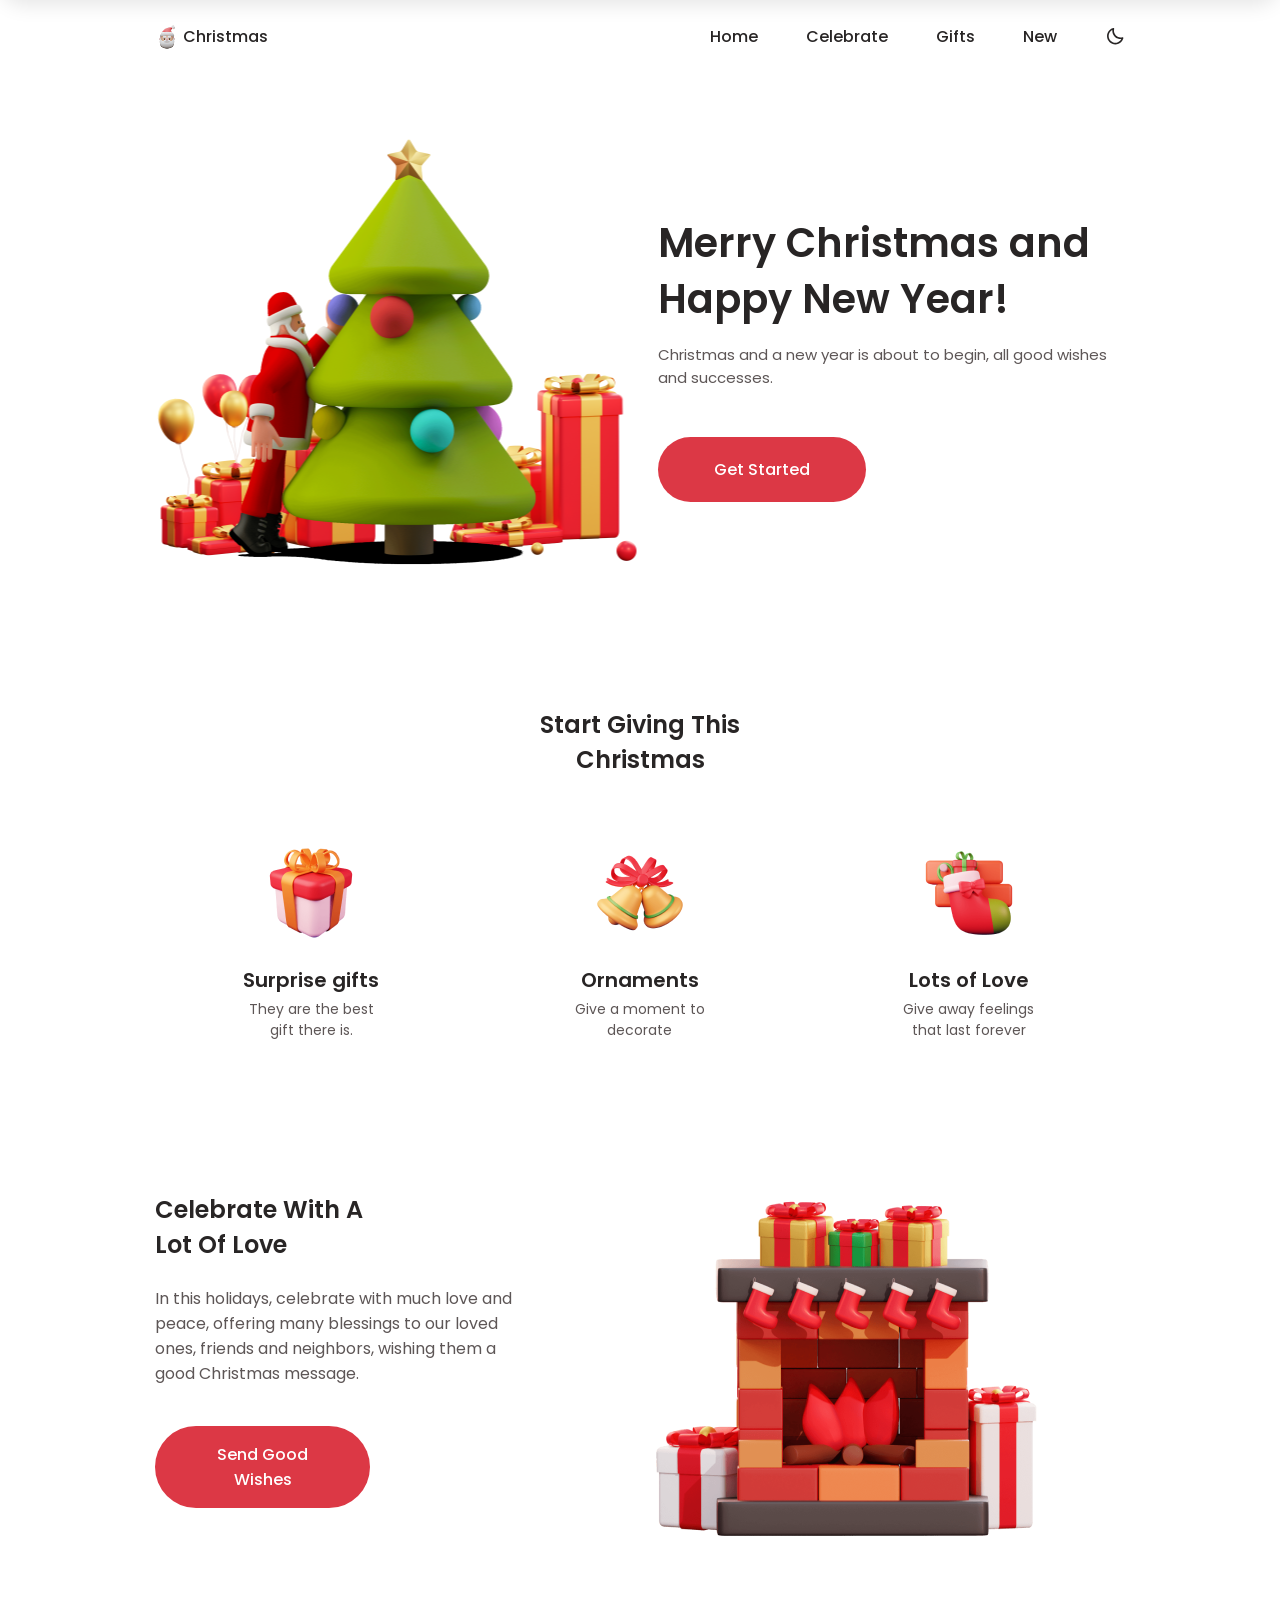
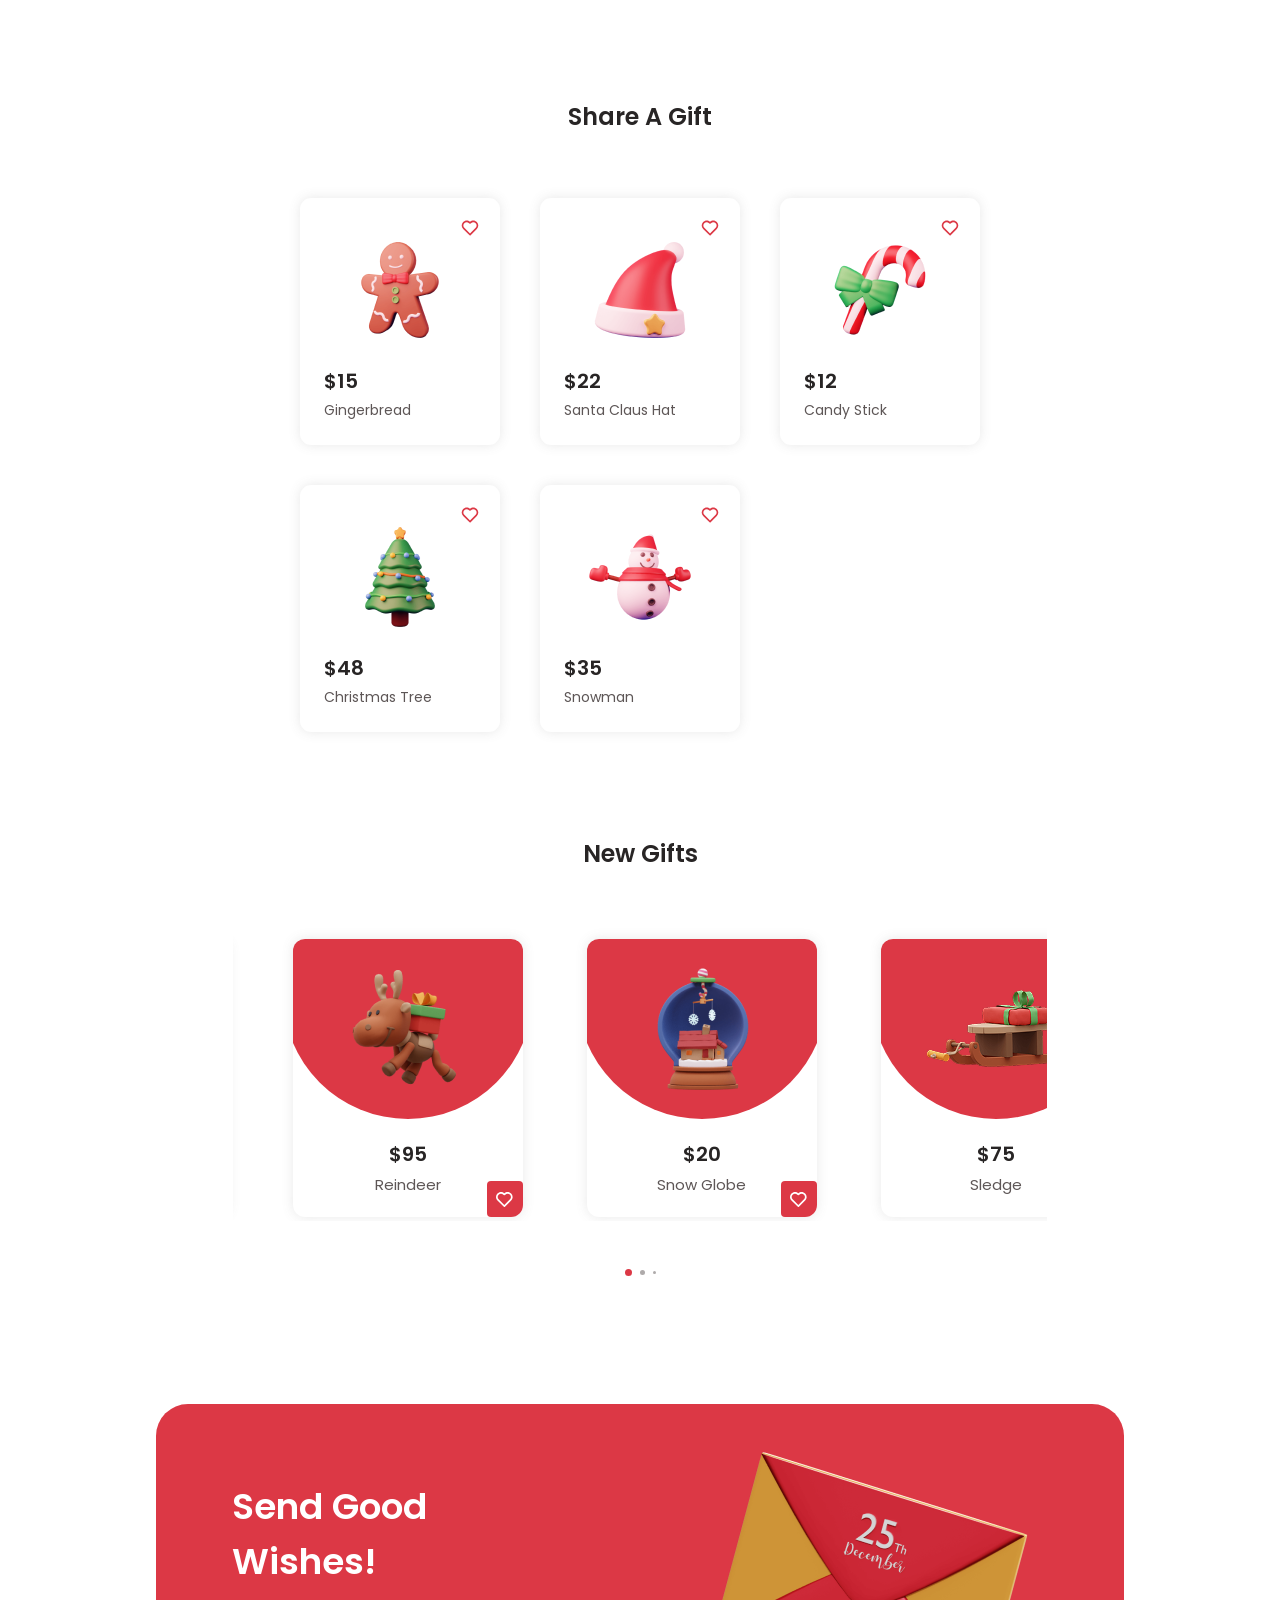
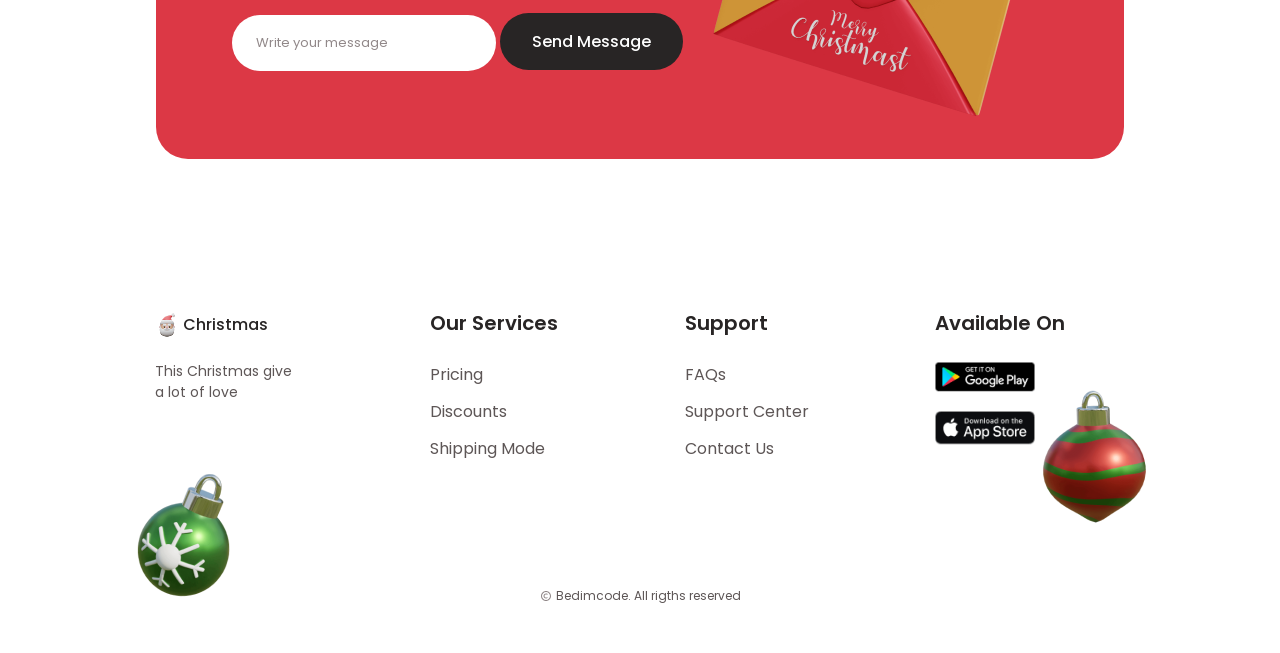
<file: index.html>
<!DOCTYPE html>
<html lang="en">
<head>
  <meta charset="UTF-8">
  <meta name="viewport" content="width=device-width, initial-scale=1.0">
  <title>Christmas</title>
  <link rel="stylesheet" href="./style.css">
  <link rel="icon" href="./images/logo.png">
</head>
<body>
  <header id="home">
    <nav class="navigation container">
      <a class="logo" href="#home">
        <img src="./images/logo.png">
        <span>Christmas</span>
      </a>

      <div class="header__right">
        <div class="links">
          <a href="#home">Home</a>
          <a href="#celebrate">Celebrate</a>
          <a href="#gifts">Gifts</a>
          <a href="#new">New</a>
        </div>
  
        <div class="toggle-button">
          <input type="checkbox" id="theme-toggle">
          <label for="theme-toggle" class="theme-button">
            <div class="toggle-icon"></div>
          </label>
        </div>

        <div class="apps" id="menuBtn"></div>
      </div>
    </nav>

    <nav class="navbar" id="navbar">

      <!-- Close button -->
      <div class="close-btn" id="closeBtn">
      </div>

      <ul>
        <li><a href="#home">Home</a></li>
        <li><a href="#celebrate">Celebrate</a></li>
        <li><a href="#gifts">Gifts</a></li>
        <li><a href="#new">New</a></li>
      </ul>

    </nav>

    <div class="hero container">
      <div class="hero__left"></div>

      <div class="hero__right">
        <h1>Merry Christmas and Happy New Year!</h1>
        <p>Christmas and a new year is about to begin, all good wishes and successes.</p>
        <button>Get Started</button>
      </div>
    </div>
  </header>

  <main>

    <section class="sec-giving">
      <div class="givings container">
        <h2>Start Giving This <br> Christmas</h2>

        <div class="givings-container">

          <div class="giving">
            <img src="./images/giving1.png">
            <h3>Surprise gifts</h3>
            <p>They are the best gift there is.</p>
          </div>

          <div class="giving">
            <img src="./images/giving2.png">
            <h3>Ornaments</h3>
            <p>Give a moment to decorate</p>
          </div>

          <div class="giving">
            <img src="./images/giving3.png">
            <h3>Lots of Love</h3>
            <p>Give away feelings that last forever</p>
          </div>

        </div>
      </div>
    </section>

    <section class="sec-celebrate" id="celebrate">
      <div class="celebrate container">
        <div class="celebrate__left">
          <h2>Celebrate With A <br> Lot Of Love</h2>
          <p>
            In this holidays, celebrate with much love and peace, offering many blessings to our loved ones, friends and neighbors, wishing them a good Christmas message.
          </p>
          <button>Send Good Wishes</button>
        </div>

        <div class="celebrate__right"></div>
      </div>
    </section>

    <section class="sec-share-gift" id="gifts">
      <div class="share-gift container">
        <h2>Share A Gift</h2>

        <div class="gifts-container">
          <div class="gift-card">
            <img src="./images/bx-heart.svg" class="heart-icon">
            <img class="gift-image" src="./images/gift1 2.png">
            <h3>$15</h3>
            <p>Gingerbread</p>
          </div>

          <div class="gift-card">
            <img src="./images/bx-heart.svg" class="heart-icon">
            <img class="gift-image" src="./images/santa-claus-hat 1.png">
            <h3>$22</h3>
            <p>Santa Claus Hat</p>
          </div>

          <div class="gift-card">
            <img src="./images/bx-heart.svg" class="heart-icon">
            <img class="gift-image" src="./images/gift5 1.png">
            <h3>$12</h3>
            <p>Candy Stick</p>
          </div>

          <div class="gift-card">
            <img src="./images/bx-heart.svg" class="heart-icon">
            <img class="gift-image" src="./images/gift3 2.png">
            <h3>$48</h3>
            <p>Christmas Tree</p>
          </div>

          <div class="gift-card">
            <img src="./images/bx-heart.svg" class="heart-icon">
            <img class="gift-image" src="./images/snowman 1.png">
            <h3>$35</h3>
            <p>Snowman</p>
          </div>
        </div>
      </div>
    </section>

    <section class="sec-new-gifts" id="new">
      <div class="new-gifts container">
        <h2>New Gifts</h2>

        <div class="new-gifts-container">
          <div class="new-gift-card">
            <img src="./images/gift4.png">
            <h3>$18</h3>
            <p>Christmas Wreath</p>
            <div class="like-button">
              <img src="./images/heart2.svg" alt="Like">
            </div>
          </div>

          <div class="new-gift-card">
            <img src="./images/gift4 1.png">
            <h3>$95</h3>
            <p>Reindeer</p>
            <div class="like-button">
              <img src="./images/heart2.svg" alt="Like">
            </div>
          </div>

          <div class="new-gift-card">
            <img src="./images/gift2 1.png">
            <h3>$20</h3>
            <p>Snow Globe</p>
            <div class="like-button">
              <img src="./images/heart2.svg" alt="Like">
            </div>
          </div>

          <div class="new-gift-card">
            <img src="./images/gift1 1.png">
            <h3>$75</h3>
            <p>Sledge</p>
            <div class="like-button">
              <img src="./images/heart2.svg" alt="Like">
            </div>
          </div>
        </div>

        <div class="three-dots">
          <img src="./images/dot1.svg" alt=".">
          <img src="./images/dot2.svg" alt=".">
          <img src="./images/dot3.svg" alt=".">
        </div>
      </div>
    </section>

    <section class="sec-send">
      <div class="send-wishes container">
        <div class="send__left">
          <h2>Send Good <br> Wishes!</h2>
          <form action="get">
            <input type="text" placeholder="Write your message">
            <button type="submit">Send Message</button>
          </form>
        </div>
        <img src="./images/letter.png" class="letter">
        <img src="./images/le.png" class="letter-mobile">
      </div>
    </section>

  </main>

  <footer>
    <div class="footer container">
      <div class="footer-container">
        <div class="logo-footer">
          <a class="logo" href="#home">
            <img src="./images/logo.png">
            <span>Christmas</span>
          </a>
          <p>This Christmas give a lot of love</p>
        </div>

        <div class="services">
          <h3>Our Services</h3>
          <p>Pricing</p>
          <p>Discounts</p>
          <p>Shipping Mode</p>
        </div>
        <div class="support">
          <h3>Support</h3>
          <p>FAQs</p>
          <p>Support Center</p>
          <p>Contact Us</p>
        </div>
        <div class="available">
          <h3>Available On</h3>
          <a href="https://play.google.com">
            <img src="./images/google-play.png" alt="Google Play">
          </a>
          <a href="https://store.apple.com">
            <img src="./images/app-store.png" alt="AppStore">
          </a>
        </div>
      </div>

      <div class="copyright">
        <img src="./images/bx-copyright.svg.svg" alt="c">
        <p>Bedimcode. All rigths reserved</p>
      </div>
    </div>

  </footer>

  <script>
    const menuBtn = document.getElementById("menuBtn");
    const closeBtn = document.getElementById("closeBtn");
    const navbar = document.getElementById("navbar");

    // Open navbar
    menuBtn.addEventListener("click", () => {
      navbar.classList.add("active");
    });

    // Close navbar with X
    closeBtn.addEventListener("click", () => {
      navbar.classList.remove("active");
    });

    // Close navbar when clicking a link
    const navLinks = document.querySelectorAll(".navbar a");

    navLinks.forEach(link => {
      link.addEventListener("click", () => {
        navbar.classList.remove("active");
      });
    });

    const container = document.querySelector('.new-gifts-container');
    const cards = container.querySelectorAll('.new-gift-card');

    const middleCard = cards[1];

    container.scrollLeft =
      middleCard.offsetLeft -
      (container.clientWidth - middleCard.clientWidth) / 2;
  </script>
</body>
</html>
</file>
<file: style.css>
@import url('https://fonts.googleapis.com/css2?family=Poppins:ital,wght@0,100;0,200;0,300;0,400;0,500;0,600;0,700;0,800;0,900;1,100;1,200;1,300;1,400;1,500;1,600;1,700;1,800;1,900&display=swap');

:root {
  --bg: #fff;
  --card-bg: #fff;
  --text1: #282525;
  --text2: #5D5656;
  --button-bg: #282525;
  --message-bg: #DC3845;
  --card-shadow: 0px 0px 12px rgba(103, 103, 103, 0.15);
  --nav-bg: #fff;
}

* {
  padding: 0;
  margin: 0;
  box-sizing: border-box;
}

html {
  scroll-behavior: smooth;
}

body {
  background-color: var(--bg);
  font-family: "Poppins";
  transition: 0.3s ease-in-out;
}

h1 {
  font-weight: 600;
  font-size: 40px;
  line-height: 140%;
  color: var(--text1);
}
h2 {
  font-weight: 600;
  font-size: 24px;
  color: var(--text1);
}
h3 {
  font-weight: 600;
  font-size: 20px;
  color: var(--text1);
}

button {
  font-family: "Poppins";
  font-weight: 500;
  padding: 16px 32px;
  border: none;
  background-color: #DC3845;
  font-size: 16px;
  color: white;
  border-radius: 66px;
  cursor: pointer;
  transition: 0.15s;
  max-width: 215px;
}
button:hover {
    opacity: 0.8;
}

.container {
  width: 100%;
  padding-left: 32px;
  padding-right: 32px;
  margin: 0 auto;
  max-width: 1034px;
}

a {
  text-decoration: none;
}

/* > HEADER */

.navigation {
  display: flex;
  justify-content: space-between;
  align-items: center;
  padding-top: 24px;
  padding-bottom: 24px;
}

.logo {
  font-weight: 500;
  display: flex;
  align-items: end;
  gap: 4px;
  cursor: pointer;
  color: var(--text1);
}

.links {
  display: flex;
  gap: 48px;

  a {
    color: var(--text1);
    text-decoration: none;
    font-weight: 500;
    transition: 0.15s ease;
    font-weight: 500;
  }
  a:hover {
    color: #DC3845;
  }
}

#theme-toggle {
  display: none;
}

body:has(#theme-toggle:checked) {
  --bg: #251819;
  --card-bg: #2f2223;
  --text1: #f3f2f2;
  --text2: #C2BDBD;
  --button-bg: #DC3845;
  --message-bg: #2F2223;
  --card-shadow: 0 0 4px var(--bg);
  --nav-bg: #2F2223;

  .toggle-icon {
    background-image: url(./images/sun.svg);
  }

  .links a:hover {
    color: var(--text1) ;
  }

  input {
    color: white;
  }

  .apps {
    background-image: url(./images/apps-dark.svg);
  }

  .close-btn {
    background-image: url(./images/close-dark.svg);
  }
}

.toggle-icon {
  background-image: url(./images/moon.svg);
  background-repeat: no-repeat;
  background-position: center;
  cursor: pointer;
  width: 20px;
  height: 20px;
}

.header__right {
  display: flex;
  align-items: center;
  gap: 48px;
}

.apps {
  background-image: url(./images/apps-light.svg);
  background-repeat: no-repeat;
  background-position: center;
  width: 20px;
  height: 20px;
  cursor: pointer;
  display: none;
}

.hero {
  padding-top: 64px;
  padding-bottom: 56px;
  display: flex;
  align-items: center;
  gap: 18px;
}

.hero__left {
  background-image: url(./images/home.png);
  background-repeat: no-repeat;
  background-position: center;
  width: 50%;
  min-width: 320px;
  height: 442px;
}

.hero__right {
  width: 100%;
  max-width: 450px;

  p {
    font-size: 15px;
    color: var(--text2);
    margin-top: 16px;
    margin-bottom: 48px;
  }

  button {
    padding: 20px 56px;
  }
}

/* > GIVING */

.sec-giving {
  padding-top: 72px;
  padding-bottom: 32px;
}

h2 {
  text-align: center;
}

.givings-container {
  display: grid;
  grid-template-columns: repeat(auto-fit, minmax(142px, 1fr));
  justify-content: center;
  place-items: center;
  gap: 16px;
  margin-top: 56px;
}

.giving {
  display: flex;
  flex-direction: column;
  width: 100%;
  max-width: 142px;
  align-items: center;
  text-align: center;

  img {
    width: 120px;
    margin-bottom: 12px;
  }

  p {
    color: var(--text2);
    font-size: 14px;
    margin-top: 4px;
  }
}

/* > CELEBRATE */

.sec-celebrate {
  padding-top: 52px;
  padding-bottom: 52px;
}

.celebrate {
  display: flex;
  align-items: center;
  gap: 88px;
}

.celebrate__left {
  display: flex;
  flex-direction: column;
  width: 100%;
  max-width: 372px;
  align-items: start;

  h2 {
    margin-bottom: 24px;
    text-align: left;
  }

  p {
    margin-bottom: 40px;
    color: var(--text2);
  }
}

.celebrate__right {
  background-image: url(./images/celebrate\ 1.png);
  background-repeat: no-repeat;
  background-position: center;
  width: 50%;
  height: 450px;
}

/* > SHARE A GIFT */

.sec-share-gift {
  padding-top: 72px;
  padding-bottom: 32px;
}

.gifts-container {
  display: grid;
  grid-template-columns: repeat(auto-fit, minmax(144px, 200px));
  padding-left: 111px;
  padding-right: 111px;
  margin-top: 64px;
  gap: 40px;
  justify-content: center;
}

.gift-card {
  padding: 32px 40px 24px 24px;
  background-color: var(--card-bg);
  box-shadow: var(--card-shadow);
  border-radius: 11px;
  display: flex;
  flex-direction: column;
  cursor: pointer;
  transition: 0.15s ease;
  position: relative;

  img {
    margin-left: 16px;
    max-width: 120px;
  }

  h3 {
    margin-top: 16px;
    margin-bottom: 4px;
  }

  p {
    font-size: 14px;
    color: var(--text2);
  }
}
.gift-card:hover {
  transform: translateY(-10px);
}

.heart-icon {
  margin-left: 0;
  position: absolute;
  top: 20px;
  right: 20px;
}

/* > NEW GIFTS */

.sec-new-gifts {
 padding-top: 72px;
 padding-bottom: 32px;
}

.new-gifts {
  display: flex;
  flex-direction: column;
  align-items: center;
}

.new-gifts-container {
  display: flex;
  gap: 64px;
  width: 84%;
  max-width: 84%;
  overflow-x: auto;
  overflow-y: hidden;
  scrollbar-width: none;
  padding-top: 4px;
  padding-bottom: 4px;
}

.new-gift-card {
  padding: 16px 40px 21px 40px;
  background-color: var(--card-bg);
  display: flex;
  flex-direction: column;
  align-items: center;
  box-shadow: var(--card-shadow);
  border-radius: 12px;
  background-image: url(./images/ellipse.svg);
  background-repeat: no-repeat;
  background-position: top center;
  transition: 0.15s ease;
  cursor: pointer;
  margin-top: 64px;
  position: relative;

  h3 {
    margin-top: 34px;
    margin-bottom: 4px;
  }

  p {
    color: var(--text2);
    font-size: 15px;
  }
}
.new-gift-card:hover {
  transform: translateY(-10px);
}

.like-button {
  padding: 10.5px 9.5px;
  background-color: #DC3845;
  display: flex;
  align-items: center;
  justify-content: center;
  position: absolute;
  border-radius: 4px;
  border-bottom-right-radius: 12px;
  right: 0;
  bottom: 0;
}

.three-dots {
  display: flex;
  gap: 8px;
  margin-top: 48px;
}

/* > SEND GOOD WISHES */

.sec-send {
  padding-top: 96px;
  padding-bottom: 72px;
}

.send-wishes {
  background-color: var(--message-bg);
  border-radius: 32px;
  padding: 29px 32px 30px 32px;
  display: flex;
  justify-content: center;
  align-items: center;
  width: 95%;
  max-width: 968px;
}

.send__left {
  h2 {
    color: #fff;
    font-size: 36px;
    text-align: left;
  }
}

form {
  margin-top: 24px;

  button {
    background-color: var(--button-bg);
  }
  button:hover {
    opacity: 1;
  }
}

input {
  border: none;
  width: 100%;
  max-width: 264px;
  padding: 18px 24px;
  border-radius: 32px;
  font-family: "Poppins";
  margin-bottom: 13px;
  background-color: var(--bg);
}
input::placeholder {
  font-size: 13px;
  color: #918889;
  font-family: "Poppins";
}
input:focus{
  outline: none;
}

.letter-mobile {
  display: none;
}

/* > FOOTER */

footer {
  padding-top: 77px;
  padding-bottom: 48px;
}

.footer {
  background-image: url(./images/footer1.png), url(./images/footer2.png);
  background-repeat: no-repeat;
  background-position: left bottom, right center;
}

.footer-container {
  display: flex;
  align-items: start;
  justify-content: space-between;
  gap: 16px;
  margin-right: 60px;

  p {
    color: var(--text2);
    font-size: 16px;
    font-weight: 400;
    margin-bottom: 12px;
    cursor: pointer;
  }
  p:hover {
    text-decoration: underline;
  }

  h3 {
    margin-bottom: 24px;
  }
}

.logo-footer {
  width: 149px;

  .logo {
    margin-top: 4px;
  }

  p {
    margin-top: 24px;
    font-size: 14px;
    margin-bottom: 0;
    cursor: default;
  }
  p:hover {
    text-decoration: none;
  }
}

.available {
  display: flex;
  flex-direction: column;

  a {
    text-decoration: none;
    margin-bottom: 12px;
  }
}

.copyright {
  display: flex;
  align-items: center;
  gap: 4px;
  justify-content: center;
  margin-top: 114px;

  p {
    font-size: 12px;
    color: var(--text2);
  }
}

/* > MOBILE NAVBAR */

.navbar.active {
  transform: translateY(0);
}

.navbar {
  position: fixed;
  top: 0;
  left: 0;

  width: 100%;
  padding-top: 64px;
  padding-bottom: 64px;

  background-color: var(--nav-bg);
  background-image: url(./images/nav.png);
  background-position: top left;
  background-repeat: no-repeat;

  transform: translateY(-100%);
  transition: transform 0.3s ease;

  z-index: 1000;

  box-shadow: 0 5px 20px rgba(0, 0, 0, 0.1);

  border-bottom-left-radius: 24px;
  border-bottom-right-radius: 24px;
}

.close-btn {
  width: 20px;
  height: 20px;
  position: absolute;
  top: 25px;
  right: 30px;
  background: url(./images/close.svg);
  background-repeat: no-repeat;
  background-position: center;
  cursor: pointer;
}

.navbar ul {
  list-style: none;

  display: flex;
  flex-direction: column;
  gap: 24px;
  text-align: center;
}

.navbar a {
  text-decoration: none;
  color: var(--text1);
  font-size: 15px;
  font-weight: 500;
  font-weight: 500;
}

/* > RESPONSIVENESS */
@media (max-width: 965px) {
  .gifts-container {
    padding: 0;
  }
}

@media (max-width: 767px) {
  h1 {
    font-size: 24px;
  }

  h2 {
    font-size: 20px;
  }

  h3 {
    font-size: 16px;
  }

  .hero__right p,
  .giving p,
  .gift-card p {
   font-size: 13px; 
  }

  .celebrate__left p,
  button,
  .footer-container p {
    font-size: 15px;
  }

  .hero__left {
    background-image: url(./images/home-mobile.png);
  }

  .celebrate__right {
    background-image: url(./images/celebrate-mobile.png);
  }

  .links {
    gap: 24px;
  }

  .send-wishes {
    flex-direction: column;
    padding-left: 24px;
    padding-right: 24px;

    h2 {
      font-size: 24px;
      text-align: center;
    }
    input {
      max-width: 100%;
    }
    button {
      min-width: 100%;
    }
  }

  .letter {
    display: none;
  }

  .letter-mobile {
    display: block;
    margin-top: 16px;
  }
}

@media (max-width: 720px) {
  nav {
    padding-bottom: 20px;
  }

  .hero {
    flex-direction: column;
    padding-top: 8px;
    text-align: center;
  }

  .hero__right p {
    margin-bottom: 40px;
  }

  .hero__left {
    height: 290px;
  }

  .links {
    display: none;
  }

  .apps {
    display: block;
  }

  .header__right {
    gap: 18px;
  }

  .gifts-container {
    margin-left: 38px;
    gap: 24px;
  }

  .gift-card {
    padding: 24px 22px 16px 16px;
  }

  .gift-card {
    max-width: 164px;

    h3 {
      margin-top: 8px;
    }   
  }

  .gift-image {
    margin-top: 8px;
  }

  .celebrate {
    flex-direction: column;
    gap: 24px;
  }

  .celebrate__left {
    align-items: center;
    text-align: center;

    h2 {
      text-align: center;
    }
  }

  .celebrate__right {
    width: 100%;
    height: 250px;
  }

  .footer-container {
    flex-direction: column;
    gap: 32px;

    h3 {
      margin-bottom: 16px;
    }
  }

  .logo-footer {
    margin-bottom: 9px;
  }

  .footer {
    background-position: 201px 209px, 303px 467px;
  }
} 

@media (max-width: 527px) {
  .gifts-container {
    grid-template-columns: repeat(2, 1fr);
    margin-left: 0;
    gap: 16px;
  }
}
</file>
